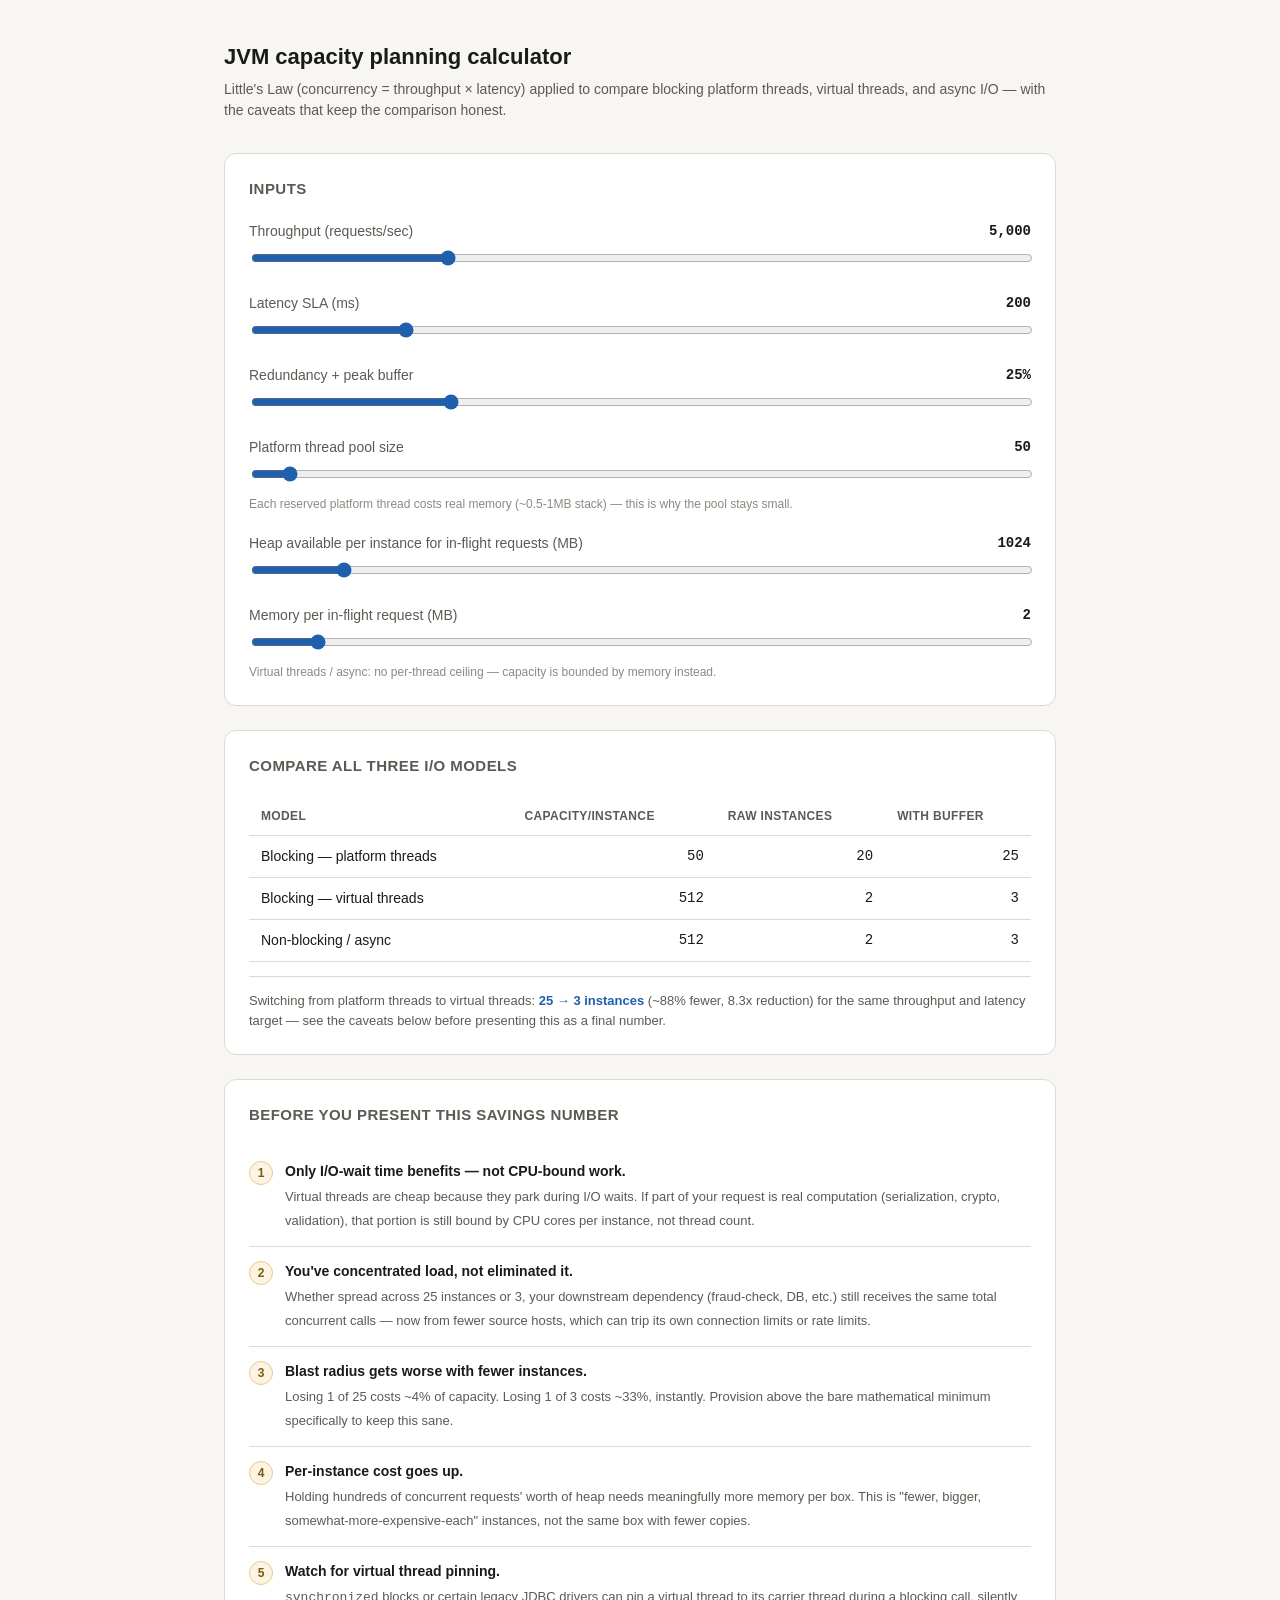
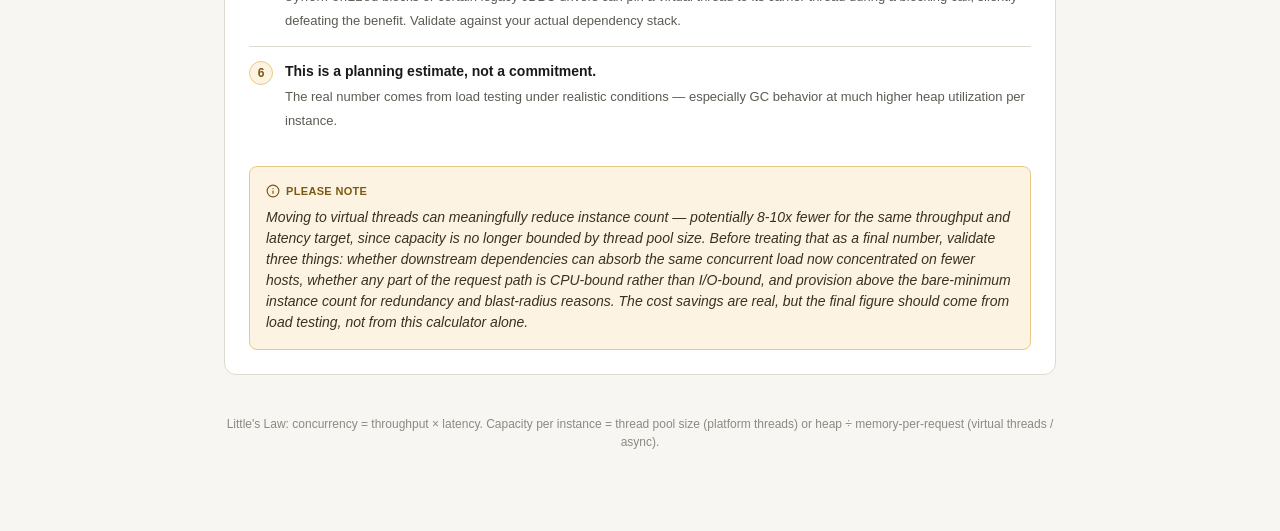
<file: tools/capacity-calculator.html>
<!DOCTYPE html>
<html lang="en">
<head>
<meta charset="UTF-8">
<meta name="viewport" content="width=device-width, initial-scale=1.0">
<title>JVM Capacity Planning Calculator — Little's Law + I/O Model Comparison</title>
<style>
  :root {
    --bg: #f7f6f2;
    --surface: #ffffff;
    --border: #dedad0;
    --text-primary: #1a1a18;
    --text-secondary: #5c5a52;
    --text-muted: #8c8a80;
    --accent: #1f5fae;
    --accent-bg: #e8f0fb;
    --warn-bg: #fdf3e3;
    --warn-border: #e8c988;
    --warn-text: #7a5a12;
    --radius: 8px;
    --font-mono: 'SFMono-Regular', Consolas, 'Liberation Mono', Menlo, monospace;
  }
  * { box-sizing: border-box; }
  body {
    margin: 0;
    background: var(--bg);
    color: var(--text-primary);
    font-family: -apple-system, BlinkMacSystemFont, 'Segoe UI', Roboto, sans-serif;
    line-height: 1.5;
  }
  .wrap { max-width: 880px; margin: 0 auto; padding: 40px 24px 80px; }
  h1 { font-size: 22px; font-weight: 600; margin: 0 0 6px; }
  .subtitle { color: var(--text-secondary); font-size: 14px; margin: 0 0 32px; }
  .card {
    background: var(--surface);
    border: 1px solid var(--border);
    border-radius: 12px;
    padding: 24px;
    margin-bottom: 24px;
  }
  .card h2 { font-size: 15px; font-weight: 600; margin: 0 0 20px; text-transform: uppercase; letter-spacing: 0.03em; color: var(--text-secondary); }
  .control { margin-bottom: 20px; }
  .control:last-child { margin-bottom: 0; }
  .control-label { display: flex; justify-content: space-between; font-size: 14px; margin-bottom: 6px; }
  .control-label span:first-child { color: var(--text-secondary); }
  .control-label span:last-child { font-weight: 600; font-family: var(--font-mono); }
  input[type="range"] { width: 100%; accent-color: var(--accent); }
  select {
    width: 100%; padding: 8px 10px; border-radius: var(--radius);
    border: 1px solid var(--border); background: var(--surface);
    font-size: 14px; color: var(--text-primary);
  }
  .hint { font-size: 12px; color: var(--text-muted); margin: 6px 0 0; }
  .results-grid { display: grid; grid-template-columns: repeat(4, 1fr); gap: 12px; margin-top: 20px; }
  .result-box { background: var(--bg); border-radius: var(--radius); padding: 14px; text-align: center; }
  .result-box.highlight { background: var(--accent-bg); }
  .result-label { font-size: 11px; color: var(--text-secondary); text-transform: uppercase; letter-spacing: 0.03em; margin: 0 0 6px; }
  .result-value { font-size: 22px; font-weight: 700; font-family: var(--font-mono); margin: 0; }
  .result-value.accent { color: var(--accent); }
  table { width: 100%; border-collapse: collapse; font-size: 14px; }
  th, td { text-align: left; padding: 10px 12px; border-bottom: 1px solid var(--border); }
  th { color: var(--text-secondary); font-size: 12px; text-transform: uppercase; letter-spacing: 0.03em; font-weight: 600; }
  td.num { font-family: var(--font-mono); text-align: right; }
  tr.current td { background: var(--accent-bg); font-weight: 600; }
  .savings-note { font-size: 13px; color: var(--text-secondary); margin-top: 14px; padding-top: 14px; border-top: 1px solid var(--border); }
  .savings-note strong { color: var(--accent); }
  .caveats { list-style: none; margin: 0; padding: 0; }
  .caveats li {
    display: flex; gap: 12px; padding: 14px 0;
    border-bottom: 1px solid var(--border);
  }
  .caveats li:last-child { border-bottom: none; }
  .caveat-num {
    flex-shrink: 0; width: 24px; height: 24px; border-radius: 50%;
    background: var(--warn-bg); border: 1px solid var(--warn-border);
    color: var(--warn-text); font-size: 12px; font-weight: 700;
    display: flex; align-items: center; justify-content: center;
  }
  .caveat-text strong { display: block; font-size: 14px; margin-bottom: 2px; }
  .caveat-text span { font-size: 13px; color: var(--text-secondary); }
  .talking-point {
    background: var(--warn-bg); border: 1px solid var(--warn-border);
    border-radius: var(--radius); padding: 16px; margin-top: 20px;
    font-size: 14px; font-style: italic; color: #3a3220;
  }
  .talking-point-label {
    font-size: 11px; font-weight: 700; text-transform: uppercase;
    letter-spacing: 0.03em; color: var(--warn-text); font-style: normal;
    margin: 0 0 8px; display: flex; align-items: center; gap: 6px;
  }
  .talking-point-label svg { flex-shrink: 0; }
  footer { text-align: center; font-size: 12px; color: var(--text-muted); margin-top: 40px; }
</style>
</head>
<body>
<div class="wrap">

  <h1>JVM capacity planning calculator</h1>
  <p class="subtitle">Little's Law (concurrency = throughput × latency) applied to compare blocking platform threads, virtual threads, and async I/O — with the caveats that keep the comparison honest.</p>

  <div class="card">
    <h2>Inputs</h2>
    <div class="control">
      <div class="control-label"><span>Throughput (requests/sec)</span><span id="tp-out">5000</span></div>
      <input type="range" min="100" max="20000" step="100" value="5000" id="tp">
    </div>
    <div class="control">
      <div class="control-label"><span>Latency SLA (ms)</span><span id="lat-out">200</span></div>
      <input type="range" min="10" max="1000" step="10" value="200" id="lat">
    </div>
    <div class="control">
      <div class="control-label"><span>Redundancy + peak buffer</span><span id="buf-out">25%</span></div>
      <input type="range" min="0" max="100" step="5" value="25" id="buf">
    </div>
    <div class="control">
      <div class="control-label"><span>Platform thread pool size</span><span id="threads-out">50</span></div>
      <input type="range" min="10" max="1000" step="10" value="50" id="threads">
      <p class="hint">Each reserved platform thread costs real memory (~0.5-1MB stack) — this is why the pool stays small.</p>
    </div>
    <div class="control">
      <div class="control-label"><span>Heap available per instance for in-flight requests (MB)</span><span id="heap-out">1024</span></div>
      <input type="range" min="128" max="8192" step="128" value="1024" id="heap">
    </div>
    <div class="control">
      <div class="control-label"><span>Memory per in-flight request (MB)</span><span id="mem-out">2</span></div>
      <input type="range" min="0.5" max="20" step="0.5" value="2" id="mem">
      <p class="hint">Virtual threads / async: no per-thread ceiling — capacity is bounded by memory instead.</p>
    </div>
  </div>

  <div class="card">
    <h2>Compare all three I/O models</h2>
    <table>
      <thead>
        <tr><th>Model</th><th class="num">Capacity/instance</th><th class="num">Raw instances</th><th class="num">With buffer</th></tr>
      </thead>
      <tbody id="comparison-body"></tbody>
    </table>
    <div class="savings-note" id="savings-note"></div>
  </div>

  <div class="card">
    <h2>Before you present this savings number</h2>
    <ul class="caveats">
      <li>
        <div class="caveat-num">1</div>
        <div class="caveat-text">
          <strong>Only I/O-wait time benefits — not CPU-bound work.</strong>
          <span>Virtual threads are cheap because they park during I/O waits. If part of your request is real computation (serialization, crypto, validation), that portion is still bound by CPU cores per instance, not thread count.</span>
        </div>
      </li>
      <li>
        <div class="caveat-num">2</div>
        <div class="caveat-text">
          <strong>You've concentrated load, not eliminated it.</strong>
          <span>Whether spread across 25 instances or 3, your downstream dependency (fraud-check, DB, etc.) still receives the same total concurrent calls — now from fewer source hosts, which can trip its own connection limits or rate limits.</span>
        </div>
      </li>
      <li>
        <div class="caveat-num">3</div>
        <div class="caveat-text">
          <strong>Blast radius gets worse with fewer instances.</strong>
          <span>Losing 1 of 25 costs ~4% of capacity. Losing 1 of 3 costs ~33%, instantly. Provision above the bare mathematical minimum specifically to keep this sane.</span>
        </div>
      </li>
      <li>
        <div class="caveat-num">4</div>
        <div class="caveat-text">
          <strong>Per-instance cost goes up.</strong>
          <span>Holding hundreds of concurrent requests' worth of heap needs meaningfully more memory per box. This is "fewer, bigger, somewhat-more-expensive-each" instances, not the same box with fewer copies.</span>
        </div>
      </li>
      <li>
        <div class="caveat-num">5</div>
        <div class="caveat-text">
          <strong>Watch for virtual thread pinning.</strong>
          <span><code>synchronized</code> blocks or certain legacy JDBC drivers can pin a virtual thread to its carrier thread during a blocking call, silently defeating the benefit. Validate against your actual dependency stack.</span>
        </div>
      </li>
      <li>
        <div class="caveat-num">6</div>
        <div class="caveat-text">
          <strong>This is a planning estimate, not a commitment.</strong>
          <span>The real number comes from load testing under realistic conditions — especially GC behavior at much higher heap utilization per instance.</span>
        </div>
      </li>
    </ul>

    <div class="talking-point">
      <p class="talking-point-label">
        <svg width="14" height="14" viewBox="0 0 24 24" fill="none" stroke="currentColor" stroke-width="2" stroke-linecap="round" stroke-linejoin="round"><circle cx="12" cy="12" r="10"></circle><line x1="12" y1="16" x2="12" y2="12"></line><line x1="12" y1="8" x2="12.01" y2="8"></line></svg>
        Please note
      </p>
      Moving to virtual threads can meaningfully reduce instance count — potentially 8-10x fewer for the same
      throughput and latency target, since capacity is no longer bounded by thread pool size. Before treating that
      as a final number, validate three things: whether downstream dependencies can absorb the same concurrent
      load now concentrated on fewer hosts, whether any part of the request path is CPU-bound rather than
      I/O-bound, and provision above the bare-minimum instance count for redundancy and blast-radius reasons.
      The cost savings are real, but the final figure should come from load testing, not from this calculator alone.
    </div>
  </div>

  <footer>Little's Law: concurrency = throughput × latency. Capacity per instance = thread pool size (platform threads) or heap ÷ memory-per-request (virtual threads / async).</footer>

</div>

<script>
  const ids = ['tp', 'lat', 'buf', 'threads', 'heap', 'mem'];
  const el = Object.fromEntries(ids.map(id => [id, document.getElementById(id)]));

  function computeModel(throughput, latencyMs, bufferPct, capacityPerInstance) {
    const concurrency = throughput * (latencyMs / 1000);
    const raw = Math.ceil(concurrency / capacityPerInstance);
    const withBuffer = Math.ceil(raw * (1 + bufferPct / 100));
    return { concurrency, raw, withBuffer };
  }

  function recalc() {
    const throughput = parseInt(el.tp.value);
    const latencyMs = parseInt(el.lat.value);
    const bufferPct = parseInt(el.buf.value);
    const threadCap = parseInt(el.threads.value);
    const heapMb = parseFloat(el.heap.value);
    const memMb = parseFloat(el.mem.value);
    const memoryCap = Math.floor(heapMb / memMb);

    document.getElementById('tp-out').textContent = throughput.toLocaleString();
    document.getElementById('lat-out').textContent = latencyMs;
    document.getElementById('buf-out').textContent = bufferPct + '%';
    document.getElementById('threads-out').textContent = threadCap;
    document.getElementById('heap-out').textContent = heapMb;
    document.getElementById('mem-out').textContent = memMb;

    const platform = computeModel(throughput, latencyMs, bufferPct, threadCap);
    const virtualThreads = computeModel(throughput, latencyMs, bufferPct, memoryCap);
    const async_ = computeModel(throughput, latencyMs, bufferPct, memoryCap);

    const rows = [
      { name: 'Blocking — platform threads', cap: threadCap, r: platform },
      { name: 'Blocking — virtual threads', cap: memoryCap, r: virtualThreads },
      { name: 'Non-blocking / async', cap: memoryCap, r: async_ },
    ];

    document.getElementById('comparison-body').innerHTML = rows.map(row => `
      <tr>
        <td>${row.name}</td>
        <td class="num">${row.cap.toLocaleString()}</td>
        <td class="num">${row.r.raw.toLocaleString()}</td>
        <td class="num">${row.r.withBuffer.toLocaleString()}</td>
      </tr>
    `).join('');

    const reduction = platform.withBuffer > 0
      ? Math.round((1 - virtualThreads.withBuffer / platform.withBuffer) * 100)
      : 0;
    const multiplier = virtualThreads.withBuffer > 0
      ? (platform.withBuffer / virtualThreads.withBuffer).toFixed(1)
      : '—';

    document.getElementById('savings-note').innerHTML =
      `Switching from platform threads to virtual threads: <strong>${platform.withBuffer} → ${virtualThreads.withBuffer} instances</strong> ` +
      `(~${reduction}% fewer, ${multiplier}x reduction) for the same throughput and latency target — see the caveats below before presenting this as a final number.`;
  }

  ids.forEach(id => el[id].addEventListener('input', recalc));
  recalc();
</script>
</body>
</html>
</file>
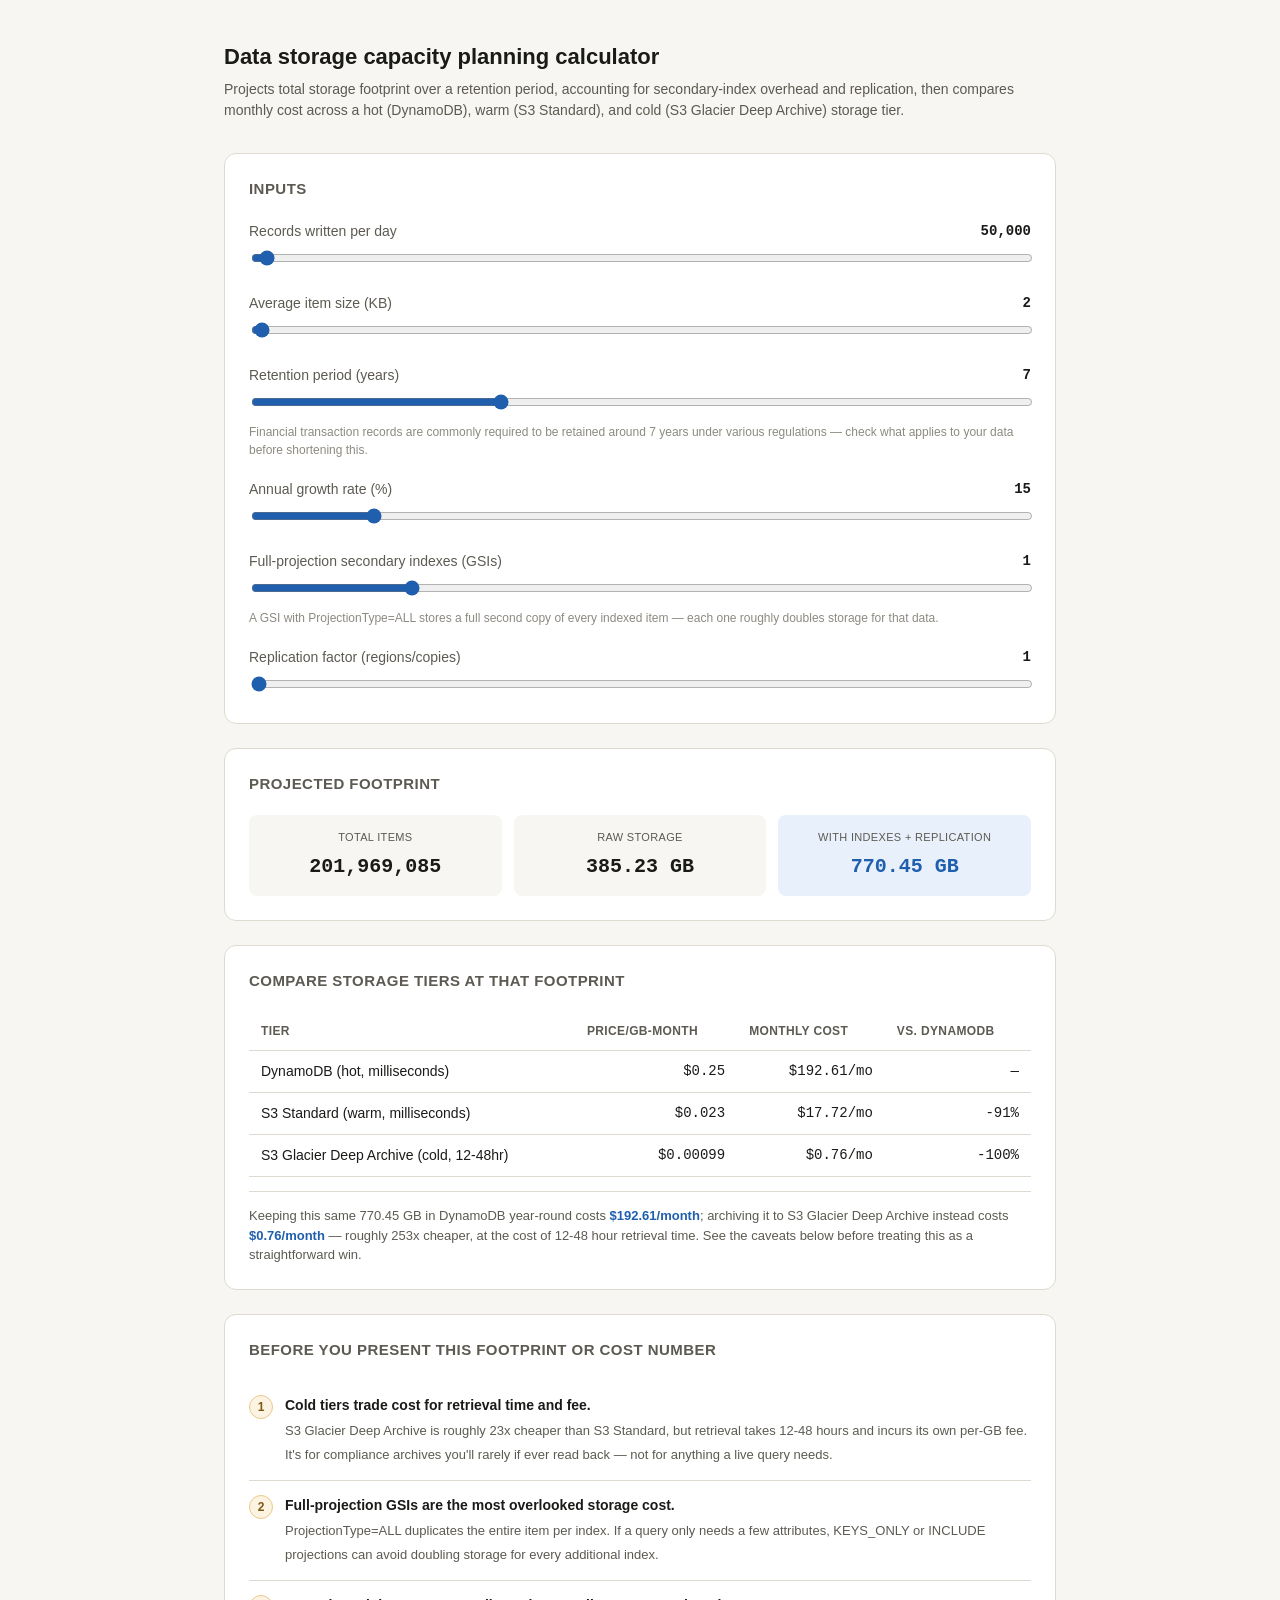
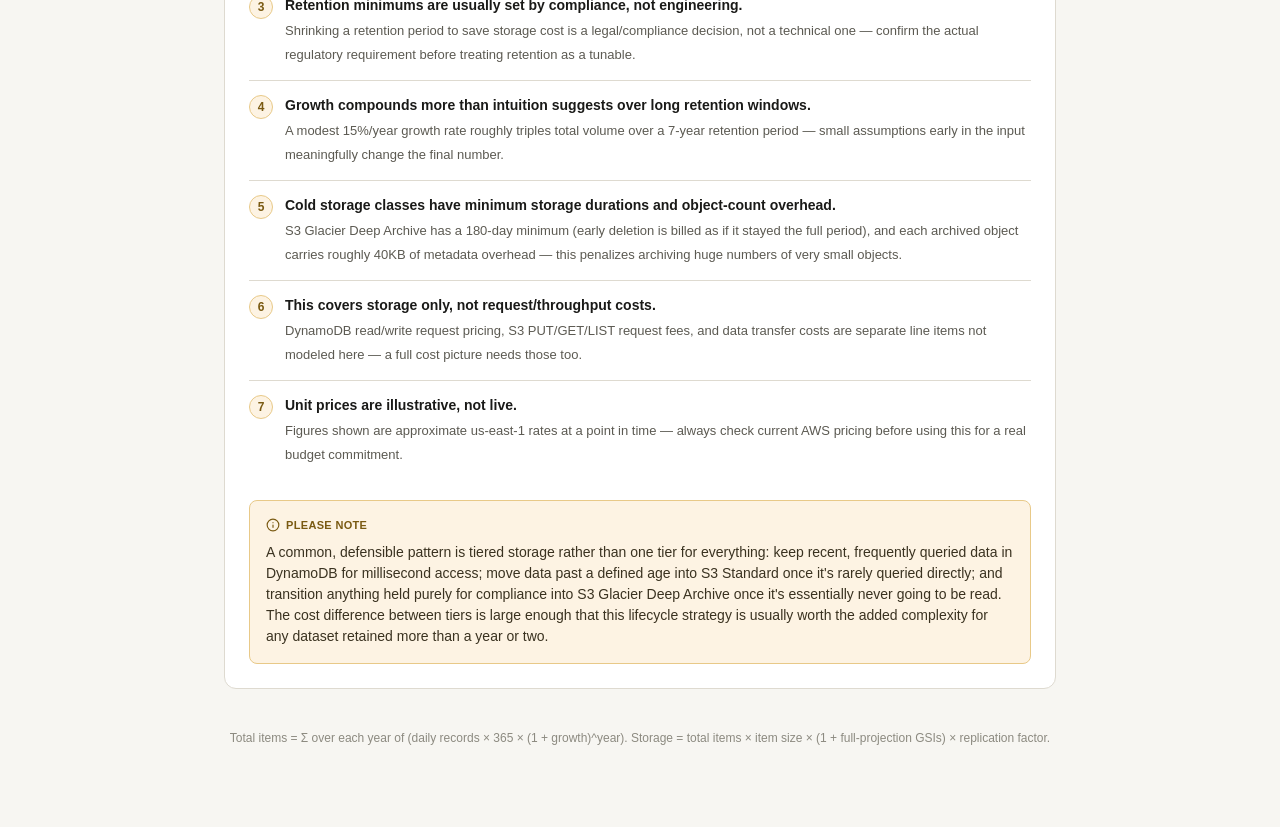
<file: tools/storage-capacity-calculator.html>
<!DOCTYPE html>
<html lang="en">
<head>
<meta charset="UTF-8">
<meta name="viewport" content="width=device-width, initial-scale=1.0">
<title>Data Storage Capacity Planning Calculator — Hot/Warm/Cold Tier Comparison</title>
<style>
  :root {
    --bg: #f7f6f2;
    --surface: #ffffff;
    --border: #dedad0;
    --text-primary: #1a1a18;
    --text-secondary: #5c5a52;
    --text-muted: #8c8a80;
    --accent: #1f5fae;
    --accent-bg: #e8f0fb;
    --warn-bg: #fdf3e3;
    --warn-border: #e8c988;
    --warn-text: #7a5a12;
    --radius: 8px;
    --font-mono: 'SFMono-Regular', Consolas, 'Liberation Mono', Menlo, monospace;
  }
  * { box-sizing: border-box; }
  body {
    margin: 0;
    background: var(--bg);
    color: var(--text-primary);
    font-family: -apple-system, BlinkMacSystemFont, 'Segoe UI', Roboto, sans-serif;
    line-height: 1.5;
  }
  .wrap { max-width: 880px; margin: 0 auto; padding: 40px 24px 80px; }
  h1 { font-size: 22px; font-weight: 600; margin: 0 0 6px; }
  .subtitle { color: var(--text-secondary); font-size: 14px; margin: 0 0 32px; }
  .card {
    background: var(--surface);
    border: 1px solid var(--border);
    border-radius: 12px;
    padding: 24px;
    margin-bottom: 24px;
  }
  .card h2 { font-size: 15px; font-weight: 600; margin: 0 0 20px; text-transform: uppercase; letter-spacing: 0.03em; color: var(--text-secondary); }
  .control { margin-bottom: 20px; }
  .control:last-child { margin-bottom: 0; }
  .control-label { display: flex; justify-content: space-between; font-size: 14px; margin-bottom: 6px; }
  .control-label span:first-child { color: var(--text-secondary); }
  .control-label span:last-child { font-weight: 600; font-family: var(--font-mono); }
  input[type="range"] { width: 100%; accent-color: var(--accent); }
  .hint { font-size: 12px; color: var(--text-muted); margin: 6px 0 0; }
  .results-grid { display: grid; grid-template-columns: repeat(3, 1fr); gap: 12px; margin-top: 20px; }
  .result-box { background: var(--bg); border-radius: var(--radius); padding: 14px; text-align: center; }
  .result-box.highlight { background: var(--accent-bg); }
  .result-label { font-size: 11px; color: var(--text-secondary); text-transform: uppercase; letter-spacing: 0.03em; margin: 0 0 6px; }
  .result-value { font-size: 20px; font-weight: 700; font-family: var(--font-mono); margin: 0; }
  .result-value.accent { color: var(--accent); }
  table { width: 100%; border-collapse: collapse; font-size: 14px; }
  th, td { text-align: left; padding: 10px 12px; border-bottom: 1px solid var(--border); }
  th { color: var(--text-secondary); font-size: 12px; text-transform: uppercase; letter-spacing: 0.03em; font-weight: 600; }
  td.num { font-family: var(--font-mono); text-align: right; }
  .savings-note { font-size: 13px; color: var(--text-secondary); margin-top: 14px; padding-top: 14px; border-top: 1px solid var(--border); }
  .savings-note strong { color: var(--accent); }
  .caveats { list-style: none; margin: 0; padding: 0; }
  .caveats li {
    display: flex; gap: 12px; padding: 14px 0;
    border-bottom: 1px solid var(--border);
  }
  .caveats li:last-child { border-bottom: none; }
  .caveat-num {
    flex-shrink: 0; width: 24px; height: 24px; border-radius: 50%;
    background: var(--warn-bg); border: 1px solid var(--warn-border);
    color: var(--warn-text); font-size: 12px; font-weight: 700;
    display: flex; align-items: center; justify-content: center;
  }
  .caveat-text strong { display: block; font-size: 14px; margin-bottom: 2px; }
  .caveat-text span { font-size: 13px; color: var(--text-secondary); }
  .talking-point {
    background: var(--warn-bg); border: 1px solid var(--warn-border);
    border-radius: var(--radius); padding: 16px; margin-top: 20px;
    font-size: 14px; color: #3a3220;
  }
  .talking-point-label {
    font-size: 11px; font-weight: 700; text-transform: uppercase;
    letter-spacing: 0.03em; color: var(--warn-text); font-style: normal;
    margin: 0 0 8px; display: flex; align-items: center; gap: 6px;
  }
  .talking-point-label svg { flex-shrink: 0; }
  footer { text-align: center; font-size: 12px; color: var(--text-muted); margin-top: 40px; }
</style>
</head>
<body>
<div class="wrap">

  <h1>Data storage capacity planning calculator</h1>
  <p class="subtitle">Projects total storage footprint over a retention period, accounting for secondary-index overhead and replication, then compares monthly cost across a hot (DynamoDB), warm (S3 Standard), and cold (S3 Glacier Deep Archive) storage tier.</p>

  <div class="card">
    <h2>Inputs</h2>
    <div class="control">
      <div class="control-label"><span>Records written per day</span><span id="daily-out">50,000</span></div>
      <input type="range" min="100" max="5000000" step="100" value="50000" id="daily">
    </div>
    <div class="control">
      <div class="control-label"><span>Average item size (KB)</span><span id="size-out">2</span></div>
      <input type="range" min="0.5" max="400" step="0.5" value="2" id="size">
    </div>
    <div class="control">
      <div class="control-label"><span>Retention period (years)</span><span id="years-out">7</span></div>
      <input type="range" min="1" max="20" step="1" value="7" id="years">
      <p class="hint">Financial transaction records are commonly required to be retained around 7 years under various regulations — check what applies to your data before shortening this.</p>
    </div>
    <div class="control">
      <div class="control-label"><span>Annual growth rate (%)</span><span id="growth-out">15</span></div>
      <input type="range" min="0" max="100" step="5" value="15" id="growth">
    </div>
    <div class="control">
      <div class="control-label"><span>Full-projection secondary indexes (GSIs)</span><span id="gsi-out">1</span></div>
      <input type="range" min="0" max="5" step="1" value="1" id="gsi">
      <p class="hint">A GSI with ProjectionType=ALL stores a full second copy of every indexed item — each one roughly doubles storage for that data.</p>
    </div>
    <div class="control">
      <div class="control-label"><span>Replication factor (regions/copies)</span><span id="repl-out">1</span></div>
      <input type="range" min="1" max="5" step="1" value="1" id="repl">
    </div>
  </div>

  <div class="card">
    <h2>Projected footprint</h2>
    <div class="results-grid">
      <div class="result-box">
        <p class="result-label">Total items</p>
        <p class="result-value" id="items-result">0</p>
      </div>
      <div class="result-box">
        <p class="result-label">Raw storage</p>
        <p class="result-value" id="raw-result">0 GB</p>
      </div>
      <div class="result-box highlight">
        <p class="result-label">With indexes + replication</p>
        <p class="result-value accent" id="total-result">0 GB</p>
      </div>
    </div>
  </div>

  <div class="card">
    <h2>Compare storage tiers at that footprint</h2>
    <table>
      <thead>
        <tr><th>Tier</th><th class="num">Price/GB-month</th><th class="num">Monthly cost</th><th class="num">vs. DynamoDB</th></tr>
      </thead>
      <tbody id="comparison-body"></tbody>
    </table>
    <div class="savings-note" id="savings-note"></div>
  </div>

  <div class="card">
    <h2>Before you present this footprint or cost number</h2>
    <ul class="caveats">
      <li>
        <div class="caveat-num">1</div>
        <div class="caveat-text">
          <strong>Cold tiers trade cost for retrieval time and fee.</strong>
          <span>S3 Glacier Deep Archive is roughly 23x cheaper than S3 Standard, but retrieval takes 12-48 hours and incurs its own per-GB fee. It's for compliance archives you'll rarely if ever read back — not for anything a live query needs.</span>
        </div>
      </li>
      <li>
        <div class="caveat-num">2</div>
        <div class="caveat-text">
          <strong>Full-projection GSIs are the most overlooked storage cost.</strong>
          <span>ProjectionType=ALL duplicates the entire item per index. If a query only needs a few attributes, KEYS_ONLY or INCLUDE projections can avoid doubling storage for every additional index.</span>
        </div>
      </li>
      <li>
        <div class="caveat-num">3</div>
        <div class="caveat-text">
          <strong>Retention minimums are usually set by compliance, not engineering.</strong>
          <span>Shrinking a retention period to save storage cost is a legal/compliance decision, not a technical one — confirm the actual regulatory requirement before treating retention as a tunable.</span>
        </div>
      </li>
      <li>
        <div class="caveat-num">4</div>
        <div class="caveat-text">
          <strong>Growth compounds more than intuition suggests over long retention windows.</strong>
          <span>A modest 15%/year growth rate roughly triples total volume over a 7-year retention period — small assumptions early in the input meaningfully change the final number.</span>
        </div>
      </li>
      <li>
        <div class="caveat-num">5</div>
        <div class="caveat-text">
          <strong>Cold storage classes have minimum storage durations and object-count overhead.</strong>
          <span>S3 Glacier Deep Archive has a 180-day minimum (early deletion is billed as if it stayed the full period), and each archived object carries roughly 40KB of metadata overhead — this penalizes archiving huge numbers of very small objects.</span>
        </div>
      </li>
      <li>
        <div class="caveat-num">6</div>
        <div class="caveat-text">
          <strong>This covers storage only, not request/throughput costs.</strong>
          <span>DynamoDB read/write request pricing, S3 PUT/GET/LIST request fees, and data transfer costs are separate line items not modeled here — a full cost picture needs those too.</span>
        </div>
      </li>
      <li>
        <div class="caveat-num">7</div>
        <div class="caveat-text">
          <strong>Unit prices are illustrative, not live.</strong>
          <span>Figures shown are approximate us-east-1 rates at a point in time — always check current AWS pricing before using this for a real budget commitment.</span>
        </div>
      </li>
    </ul>

    <div class="talking-point">
      <p class="talking-point-label">
        <svg width="14" height="14" viewBox="0 0 24 24" fill="none" stroke="currentColor" stroke-width="2" stroke-linecap="round" stroke-linejoin="round"><circle cx="12" cy="12" r="10"></circle><line x1="12" y1="16" x2="12" y2="12"></line><line x1="12" y1="8" x2="12.01" y2="8"></line></svg>
        Please note
      </p>
      A common, defensible pattern is tiered storage rather than one tier for everything: keep recent, frequently
      queried data in DynamoDB for millisecond access; move data past a defined age into S3 Standard once it's
      rarely queried directly; and transition anything held purely for compliance into S3 Glacier Deep Archive
      once it's essentially never going to be read. The cost difference between tiers is large enough that this
      lifecycle strategy is usually worth the added complexity for any dataset retained more than a year or two.
    </div>
  </div>

  <footer>Total items = Σ over each year of (daily records × 365 × (1 + growth)^year). Storage = total items × item size × (1 + full-projection GSIs) × replication factor.</footer>

</div>

<script>
  const ids = ['daily', 'size', 'years', 'growth', 'gsi', 'repl'];
  const el = Object.fromEntries(ids.map(id => [id, document.getElementById(id)]));

  const PRICE_PER_GB_MONTH = {
    dynamodb: 0.25,
    s3standard: 0.023,
    glacierDeep: 0.00099,
  };

  function computeTotalItems(dailyItems, retentionYears, growthPct) {
    let total = 0;
    for (let y = 0; y < retentionYears; y++) {
      total += dailyItems * 365 * Math.pow(1 + growthPct / 100, y);
    }
    return total;
  }

  function formatGB(gb) {
    if (gb >= 1024 * 1024) return (gb / (1024 * 1024)).toFixed(2) + ' PB';
    if (gb >= 1024) return (gb / 1024).toFixed(2) + ' TB';
    return gb.toFixed(2) + ' GB';
  }

  function formatCost(cost) {
    if (cost >= 1000) return '$' + cost.toLocaleString(undefined, { maximumFractionDigits: 0 });
    return '$' + cost.toFixed(2);
  }

  function recalc() {
    const dailyItems = parseInt(el.daily.value);
    const itemSizeKb = parseFloat(el.size.value);
    const retentionYears = parseInt(el.years.value);
    const growthPct = parseInt(el.growth.value);
    const numGsi = parseInt(el.gsi.value);
    const replFactor = parseInt(el.repl.value);

    document.getElementById('daily-out').textContent = dailyItems.toLocaleString();
    document.getElementById('size-out').textContent = itemSizeKb;
    document.getElementById('years-out').textContent = retentionYears;
    document.getElementById('growth-out').textContent = growthPct;
    document.getElementById('gsi-out').textContent = numGsi;
    document.getElementById('repl-out').textContent = replFactor;

    const totalItems = computeTotalItems(dailyItems, retentionYears, growthPct);
    const rawGb = (totalItems * itemSizeKb) / (1024 * 1024);
    const totalGb = rawGb * (1 + numGsi) * replFactor;

    document.getElementById('items-result').textContent = Math.round(totalItems).toLocaleString();
    document.getElementById('raw-result').textContent = formatGB(rawGb);
    document.getElementById('total-result').textContent = formatGB(totalGb);

    const dynamoCost = totalGb * PRICE_PER_GB_MONTH.dynamodb;
    const s3Cost = totalGb * PRICE_PER_GB_MONTH.s3standard;
    const glacierCost = totalGb * PRICE_PER_GB_MONTH.glacierDeep;

    const rows = [
      { name: 'DynamoDB (hot, milliseconds)', price: PRICE_PER_GB_MONTH.dynamodb, cost: dynamoCost, vs: '—' },
      { name: 'S3 Standard (warm, milliseconds)', price: PRICE_PER_GB_MONTH.s3standard, cost: s3Cost, vs: '-' + Math.round((1 - s3Cost / dynamoCost) * 100) + '%' },
      { name: 'S3 Glacier Deep Archive (cold, 12-48hr)', price: PRICE_PER_GB_MONTH.glacierDeep, cost: glacierCost, vs: '-' + Math.round((1 - glacierCost / dynamoCost) * 100) + '%' },
    ];

    document.getElementById('comparison-body').innerHTML = rows.map(row => `
      <tr>
        <td>${row.name}</td>
        <td class="num">$${row.price}</td>
        <td class="num">${formatCost(row.cost)}/mo</td>
        <td class="num">${row.vs}</td>
      </tr>
    `).join('');

    const multiplier = glacierCost > 0 ? (dynamoCost / glacierCost).toFixed(0) : '—';
    document.getElementById('savings-note').innerHTML =
      `Keeping this same ${formatGB(totalGb)} in DynamoDB year-round costs <strong>${formatCost(dynamoCost)}/month</strong>; ` +
      `archiving it to S3 Glacier Deep Archive instead costs <strong>${formatCost(glacierCost)}/month</strong> — roughly ` +
      `${multiplier}x cheaper, at the cost of 12-48 hour retrieval time. See the caveats below before treating this as a straightforward win.`;
  }

  ids.forEach(id => el[id].addEventListener('input', recalc));
  recalc();
</script>
</body>
</html>
</file>
